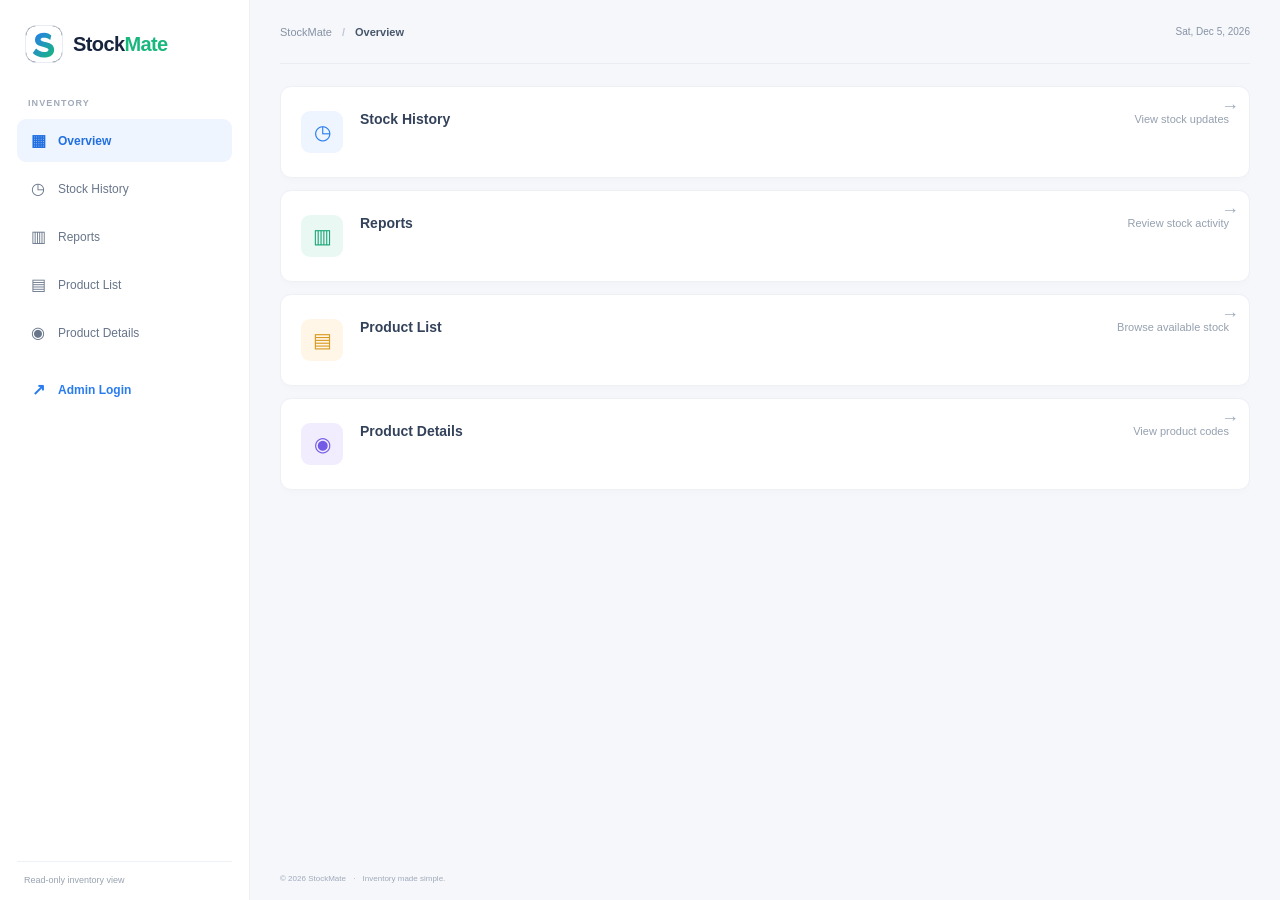
<file: user.html>
<!DOCTYPE html>
<html lang="en">
<head>
  <meta charset="UTF-8"><meta name="viewport" content="width=device-width, initial-scale=1.0"><meta name="theme-color" content="#f5f7fb">
  <title>StockMate | User Portal</title>
    <link rel="icon" href="favicon.svg" type="image/svg+xml"><link rel="stylesheet" href="user.css?v=7">
</head>
<body>
  <div class="user-shell">
    <aside class="user-sidebar">
      <a class="user-brand" href="#user-overview"><img class="user-logo-image" src="favicon.svg" alt="StockMate logo"><strong>Stock<span>Mate</span></strong></a>
      <div class="user-nav-label">INVENTORY</div>
      <nav class="user-nav" aria-label="User navigation">
        <a class="active" href="#user-overview"><i>▦</i>Overview</a>
        <a href="#user-history"><i>◷</i>Stock History</a>
        <a href="#user-reports"><i>▥</i>Reports</a>
        <a href="#user-products"><i>▤</i>Product List</a>
        <a href="#user-details"><i>◉</i>Product Details</a>
        <a class="login-link" href="index.html"><i>↗</i>Admin Login</a>
      </nav>
      <div class="user-sidebar-foot">Read-only inventory view</div>
    </aside>
    <main class="user-main">
      <header class="user-topbar"><div class="user-crumb"><button id="userMenu" type="button" aria-label="Open menu">☰</button><span>StockMate</span><b>/</b><strong id="userPageName">Overview</strong></div><time id="userToday"></time></header>
      <section class="user-page active" id="user-overview">
        <div class="user-shortcuts">
          <a href="#user-history"><i class="history-icon">◷</i><strong>Stock History</strong><span>View stock updates</span><b>→</b></a>
          <a href="#user-reports"><i class="reports-icon">▥</i><strong>Reports</strong><span>Review stock activity</span><b>→</b></a>
          <a href="#user-products"><i class="products-icon">▤</i><strong>Product List</strong><span>Browse available stock</span><b>→</b></a>
          <a href="#user-details"><i class="details-icon">◉</i><strong>Product Details</strong><span>View product codes</span><b>→</b></a>
        </div>
      </section>
      <section class="user-page" id="user-history">
        <div class="user-title"><div><small>AUDIT TRAIL</small><h1>Stock History</h1><p>Recent stock additions and sales.</p></div></div>
        <article class="user-card user-table-card"><div class="user-toolbar"><label class="date-filter"><span>History Date</span><input id="historyDate" type="date"></label><button id="clearHistoryDate" class="user-secondary" type="button">Today</button></div><div class="user-table-scroll"><table><thead><tr><th>DATE &amp; TIME</th><th>PRODUCT</th><th>ACTIVITY</th><th>CHANGE</th><th>STOCK AFTER</th><th>INVOICE NUMBER</th></tr></thead><tbody id="historyRows"></tbody></table><div class="user-empty" id="historyEmpty" hidden>No stock history found.</div></div><footer class="user-table-foot" id="historyCount"></footer></article>
      </section>
      <section class="user-page" id="user-reports">
        <div class="user-title"><div><small>INVENTORY INSIGHTS</small><h1>Reports</h1><p>Stock movement and availability for a selected period.</p></div><label class="user-select-label">Report period<select id="reportPeriod"><option value="7days">Last 7 days</option><option value="30days">Last 30 days</option><option value="month">This month</option></select></label></div>
        <div class="user-metrics" id="reportMetrics"></div>
        <div class="user-report-grid"><article class="user-card movement-card"><div class="user-card-head"><div><h2>Stock Movement</h2><p>Units received and sold by day</p></div><div class="user-legend"><span><i class="received-dot"></i>Received</span><span><i class="sold-dot"></i>Sold</span></div></div><div class="user-chart" id="movementChart"></div><div class="user-empty" id="movementEmpty" hidden>No stock movement in this period.</div></article><article class="user-card stock-status-card"><div class="user-card-head"><div><h2>Stock Status</h2><p>Current product availability</p></div></div><div class="status-total"><strong id="statusTotal">0</strong><span>products tracked</span></div><div class="status-bar"><i id="statusIn"></i><i id="statusLow"></i><i id="statusOut"></i></div><div class="status-list"><div><i class="received-dot"></i><span>In stock</span><strong id="statusInCount">0</strong></div><div><i class="low-dot"></i><span>Low stock</span><strong id="statusLowCount">0</strong></div><div><i class="out-dot"></i><span>Out of stock</span><strong id="statusOutCount">0</strong></div></div></article></div>
        <div class="user-monthly-insights"><div class="user-card top-products-card"><div class="user-card-head"><div><h2>Top Selling Products</h2><p>Most and least units sold in <span id="salesMonthLabel"></span></p></div><label class="date-filter month-filter"><span>Month</span><input id="salesMonth" type="month"></label></div><div class="top-products" id="topProducts"></div><div class="user-empty" id="topProductsEmpty" hidden>No record found for this month.</div></div><div class="user-card selected-product-card"><div class="user-card-head"><div><h2>Product Details</h2><p>Monthly movement for the selected product</p></div><label class="date-filter month-filter"><span>Month</span><input id="userProductMonth" type="month" aria-label="Filter product details by month"></label></div><div class="user-product-picker"><label class="user-sr-only" for="userProductSearch">Search product</label><input id="userProductSearch" type="search" placeholder="Search product name or code" autocomplete="off" aria-label="Search product name or code"><div id="userProductOptions" class="user-product-options" role="listbox" hidden></div></div><div class="user-selected-metrics" id="userSelectedMetrics"><div><span>Sold this month</span><strong id="userSelectedSold">—</strong></div><div><span>Received this month</span><strong id="userSelectedReceived">—</strong></div><div><span>Available now</span><strong id="userSelectedAvailable">—</strong></div></div><div class="user-selected-empty" id="userSelectedNoResult" hidden>No result found.</div></div></div>
      </section>
      <section class="user-page" id="user-products">
        <div class="user-title"><div><small>CATALOG</small><h1>Product List</h1><p>Browse product information and available quantities.</p></div></div>
        <article class="user-card user-table-card"><div class="user-toolbar"><label class="user-search"><span>⌕</span><input id="productSearch" type="search" placeholder="Search by product name or code" aria-label="Search products"></label><span class="result-count" id="productCount"></span></div><div class="user-table-scroll"><table><thead><tr><th>PRODUCT NAME</th><th>PRODUCT CODE</th><th>AVAILABLE STOCK</th><th>UNIT</th><th>STATUS</th></tr></thead><tbody id="productRows"></tbody></table><div class="user-empty" id="productsEmpty" hidden>No products found.</div></div></article>
      </section>
      <section class="user-page" id="user-details">
        <div class="user-title"><div><small>PRODUCT CATALOG</small><h1>Product Details</h1><p>Product names, codes and HSN codes.</p></div></div>
        <article class="user-card user-table-card"><div class="user-toolbar"><label class="user-search"><span>⌕</span><input id="detailsSearch" type="search" placeholder="Search by product name, code or HSN code" aria-label="Search product details"></label><span class="result-count" id="detailsCount"></span></div><div class="user-table-scroll"><table><thead><tr><th>PRODUCT NAME</th><th>PRODUCT CODE</th><th>HSN CODE</th></tr></thead><tbody id="detailsRows"></tbody></table><div class="user-empty" id="detailsEmpty" hidden>No product details found.</div></div></article>
      </section>
      <footer class="user-footer">© 2026 StockMate <span>·</span> Inventory made simple.</footer>
    </main>
  </div>
  <script src="user.js?v=4"></script>
</body>
</html>
</file>
<file: user.css>
:root{--bg:#f5f7fb;--ink:#1c2a43;--muted:#8490a3;--line:#e9edf3;--blue:#287cf0;--green:#18b77c}*{box-sizing:border-box}body{margin:0;background:var(--bg);font-family:Inter,Arial,sans-serif;color:var(--ink);font-size:13px}.user-shell{height:100vh;height:100dvh;overflow:hidden}.user-sidebar{position:fixed;inset:0 auto 0 0;width:250px;background:#fff;border-right:1px solid #edf0f4;padding:25px 17px 15px;display:flex;flex-direction:column;z-index:20}.user-brand{display:flex;align-items:center;gap:10px;padding:0 8px 35px;text-decoration:none}.user-brand>span{width:38px;height:38px;border-radius:11px;display:grid;place-items:center;background:linear-gradient(135deg,#287cf0,#18b77c);color:#fff;font-size:22px;font-weight:800}.user-brand strong{color:#17243d;font-size:20px;letter-spacing:-.6px}.user-brand strong span{color:#18b77c}.user-nav-label{padding:0 11px;margin-bottom:11px;color:#a1aaba;font-size:9px;font-weight:800;letter-spacing:1.1px}.user-nav{display:grid;gap:5px}.user-nav a{height:43px;border-radius:9px;padding:0 12px;display:flex;align-items:center;gap:11px;color:#68758a;text-decoration:none;font-size:12px}.user-nav a:hover,.user-nav a.active{background:#eef5ff;color:#216fe0;font-weight:700}.user-nav i{width:18px;text-align:center;font-style:normal;font-size:16px}.user-sidebar-foot{margin-top:auto;border-top:1px solid #edf0f4;padding:13px 7px 0;color:#98a3b1;font-size:9px}.user-main{height:100vh;height:100dvh;margin-left:250px;padding:0 30px 13px;display:flex;flex-direction:column;overflow:hidden}.user-topbar{height:64px;flex:none;border-bottom:1px solid #e9edf3;display:flex;align-items:center;justify-content:space-between;color:#8793a4;font-size:11px}.user-crumb{display:flex;align-items:center;gap:10px}.user-crumb b{color:#c1c9d4}.user-crumb strong{color:#48566c;font-weight:600}.user-crumb button{display:none}.user-topbar time{font-size:10px}.user-page{display:none;flex:1;min-height:0;flex-direction:column;overflow:hidden;padding:22px 0 8px}.user-page.active{display:flex}.user-title{display:flex;flex:none;align-items:flex-end;justify-content:space-between;gap:14px;margin-bottom:15px}.user-title small{display:block;margin-bottom:6px;color:#19a777;font-size:8px;font-weight:800;letter-spacing:1.2px}.user-title h1{margin:0;color:#17243d;font-size:22px;letter-spacing:-.6px}.user-title p{margin:6px 0 0;color:#8490a3;font-size:10px}.live-badge{display:flex;align-items:center;gap:6px;padding:7px 10px;border:1px solid #d8f2e7;border-radius:20px;background:#f0fbf6;color:#218c65;font-size:9px}.live-badge i{width:6px;height:6px;border-radius:50%;background:#18b77c}.user-shortcuts{display:grid;grid-template-columns:repeat(4,minmax(0,1fr));gap:11px;flex:none;margin-bottom:15px}.user-shortcuts>a{position:relative;min-height:93px;display:grid;grid-template-columns:34px 1fr;grid-template-rows:auto auto;align-content:center;align-items:center;column-gap:10px;row-gap:4px;padding:12px;border:1px solid #edf0f5;border-radius:11px;background:#fff;text-decoration:none;box-shadow:0 2px 8px #1b2c4805}.user-shortcuts>a>i{grid-row:1/3;width:32px;height:32px;display:grid;place-items:center;border-radius:9px;background:#eef5ff;color:#287cf0;font-style:normal;font-size:16px}.user-shortcuts>a>.reports-icon{background:#e9f8f2;color:#19a777}.user-shortcuts>a>.products-icon{background:#fff6e7;color:#d89a20}.user-shortcuts>a>.details-icon{background:#f1edff;color:#745be5}.user-shortcuts>a strong{color:#33425a;font-size:10px}.user-shortcuts>a span{color:#95a0af;font-size:8px}.user-shortcuts>a>b{position:absolute;right:10px;top:9px;color:#a1adbc;font-size:11px}.user-card{min-width:0;min-height:0;border:1px solid #edf0f5;border-radius:11px;background:#fff;box-shadow:0 2px 8px #1b2c4805}.user-card-head{display:flex;align-items:center;justify-content:space-between;gap:10px}.user-card-head h2{margin:0;color:#26354d;font-size:12px}.user-card-head p{margin:4px 0 0;color:#929eae;font-size:8px}.user-card-head>a{color:#287cf0;text-decoration:none;font-size:9px}.user-overview-grid{display:grid;grid-template-columns:1fr 1fr;gap:13px;flex:1;min-height:0}.overview-products,.overview-activity{display:flex;flex-direction:column;overflow:hidden;padding:14px}.overview-product-list,.overview-activity-list{display:grid;align-content:start;gap:0;flex:1;min-height:0;margin-top:9px;overflow:auto;scrollbar-width:none}.overview-product-list::-webkit-scrollbar,.overview-activity-list::-webkit-scrollbar{display:none}.overview-product,.activity-row{display:flex;align-items:center;justify-content:space-between;gap:10px;padding:10px 2px;border-bottom:1px solid #f0f2f6}.overview-product>div,.activity-row>div{display:grid;gap:3px;min-width:0}.overview-product strong,.activity-row strong{overflow:hidden;color:#394860;font-size:9px;text-overflow:ellipsis;white-space:nowrap}.overview-product small,.activity-row small{color:#9aa4b2;font-size:8px}.overview-product>b{flex:none;color:#218c65;font-size:11px}.overview-product>b small{color:#9aa4b2;font-size:8px;font-weight:400}.activity-row>span{width:24px;height:24px;flex:none;display:grid;place-items:center;border-radius:7px;background:#eff6ff;color:#287cf0}.activity-row>time{flex:none;color:#a1aaba;font-size:8px}.user-table-card{display:flex;flex:1;min-height:0;flex-direction:column;overflow:hidden}.user-toolbar{display:flex;flex:none;align-items:center;gap:10px;padding:11px 14px;border-bottom:1px solid #edf0f5}.user-search{width:min(100%,440px);height:35px;display:flex;align-items:center;gap:8px;padding:0 10px;border:1px solid #e4eaf2;border-radius:8px;background:#fff;color:#98a4b4}.user-search>span{font-size:17px}.user-search input{width:100%;min-width:0;border:0;outline:0;background:transparent;color:#394860;font-size:10px}.result-count{margin-left:auto;color:#98a3b1;font-size:9px}.user-table-scroll{position:relative;flex:1;min-height:0;overflow:auto;overscroll-behavior:contain;touch-action:pan-x pan-y;scrollbar-width:none;-ms-overflow-style:none}.user-table-scroll::-webkit-scrollbar{display:none;width:0;height:0}.user-table-scroll table{width:100%;min-width:760px;border-collapse:collapse}.user-table-scroll th{position:sticky;top:0;z-index:2;background:#fafbfd;color:#95a1b1;text-align:left;font-size:8px;font-weight:700;letter-spacing:.4px;padding:12px 15px;border-bottom:1px solid #edf0f5}.user-table-scroll td{padding:12px 15px;border-bottom:1px solid #f0f2f6;color:#65738a;font-size:9px;white-space:nowrap}.user-table-scroll td strong{color:#34435a;font-weight:600}.user-table-scroll td small{display:block;margin-top:3px;color:#9aa4b2;font-size:8px}.status-pill{padding:4px 7px;border-radius:12px;font-size:8px}.status-pill.in-stock{color:#17865c;background:#eaf8f1}.status-pill.low-stock{color:#a67a23;background:#fff7e6}.status-pill.out-of-stock{color:#c6695f;background:#fff0ef}.user-toolbar:has(.date-filter){gap:8px}.date-filter{display:flex;align-items:center;gap:8px;color:#66758a;font-size:9px}.date-filter input{height:32px;border:1px solid #e5eaf1;border-radius:7px;padding:0 8px;background:#fff;color:#34435a;font-size:9px}.user-secondary{height:32px;padding:0 9px;border:1px solid #e6ebf2;border-radius:7px;background:#fff;color:#65738a;font-size:9px}.user-table-foot{flex:none;padding:9px 14px;border-top:1px solid #f0f2f6;color:#9aa4b2;font-size:8px}.user-empty{padding:20px;color:#98a3b1;text-align:center;font-size:9px}.user-empty[hidden]{display:none}.user-footer{flex:none;padding:4px 0;color:#a1aaba;font-size:8px}.user-footer span{margin:0 5px}.user-select-label{display:grid;gap:4px;color:#8b97a8;font-size:8px}.user-select-label select{height:32px;min-width:130px;border:1px solid #e4eaf2;border-radius:7px;background:#fff;padding:0 8px;color:#34435a;font-size:9px}.user-metrics{display:grid;grid-template-columns:repeat(4,minmax(0,1fr));gap:10px;flex:none;margin-bottom:12px}.user-metric{padding:12px;border:1px solid #edf0f5;border-radius:10px;background:#fff}.user-metric>div{display:flex;align-items:center;justify-content:space-between;color:#7d899b;font-size:9px}.user-metric i{width:24px;height:24px;display:grid;place-items:center;border-radius:7px;background:#edf4ff;color:#287cf0;font-size:13px;font-style:normal}.user-metric:nth-child(2) i{background:#e8f9f1;color:#15a973}.user-metric:nth-child(3) i{background:#fff6e7;color:#d89a20}.user-metric:nth-child(4) i{background:#f1edff;color:#745be5}.user-metric>strong{display:block;margin-top:7px;color:#1c2a43;font-size:19px}.user-metric>strong small{margin-left:4px;color:#98a2b0;font-size:8px;font-weight:500}.user-metric p{margin:4px 0 0;color:#a0a9b6;font-size:7px}.user-report-grid{display:grid;grid-template-columns:1.4fr .8fr;gap:11px;flex:none;height:235px}.movement-card,.stock-status-card{padding:13px;overflow:hidden}.user-legend{display:flex;gap:10px;color:#8490a3;font-size:8px}.user-legend span{display:flex;align-items:center;gap:4px}.user-legend i,.status-list i{width:7px;height:7px;border-radius:50%;background:#287cf0}.user-legend .sold-dot{background:#18b77c}.user-chart{display:flex;align-items:stretch;gap:3px;height:170px;margin-top:10px;border-bottom:1px solid #edf0f5;overflow:hidden}.chart-day{display:flex;flex:1;min-width:0;flex-direction:column;align-items:center;justify-content:flex-end;gap:4px;color:#98a3b1}.chart-day>div{display:flex;height:145px;align-items:flex-end;justify-content:center;gap:2px;width:100%}.chart-day i{display:block;width:min(40%,10px);height:var(--h);border-radius:3px 3px 0 0;background:linear-gradient(#64a2f5,#d9e9ff)}.chart-day .sold-bar{background:linear-gradient(#35c996,#d7f4e8)}.chart-day small{height:10px;font-size:6px}.status-total{display:flex;align-items:baseline;gap:7px;margin:14px 0 9px}.status-total strong{color:#1c2a43;font-size:24px}.status-total span{color:#929eae;font-size:8px}.status-bar{display:flex;height:8px;border-radius:8px;overflow:hidden;background:#edf1f6}.status-bar i{width:0;background:#18b77c}.status-bar #statusLow{background:#efad37}.status-bar #statusOut{background:#e5756b}.status-list{display:grid;gap:9px;margin-top:14px}.status-list>div{display:grid;grid-template-columns:8px 1fr auto;align-items:center;gap:7px;color:#7f8b9d;font-size:8px}.status-list .received-dot{background:#18b77c}.status-list .low-dot{background:#efad37}.status-list .out-dot{background:#e5756b}.status-list strong{color:#34435a;font-size:8px}.top-products-card{display:flex;flex-direction:column;gap:10px;flex:none;margin-top:11px;padding:12px}.month-filter{display:grid;gap:4px;justify-items:end}.month-filter input{height:30px;width:140px}.top-products{display:grid;grid-template-columns:1fr 1fr;gap:10px}.rank-card{display:grid;gap:5px;padding:10px;border:1px solid #e8edf4;border-radius:9px;background:#fbfdff}.rank-card.least{background:#fffbf2}.rank-card>span{color:#15976d;font-size:7px;font-weight:800;letter-spacing:.7px}.rank-card.least>span{color:#c48a1c}.rank-card>strong{overflow:hidden;color:#26354d;font-size:10px;text-overflow:ellipsis;white-space:nowrap}.rank-card>small{color:#96a1b0;font-size:8px}.rank-card>b{color:#15976d;font-size:15px}.rank-card.least>b{color:#c48a1c}.top-products[hidden]{display:none!important}.user-report-grid .user-empty{position:absolute;inset:50% 0 auto;transform:translateY(-50%)}.user-report-grid .movement-card{position:relative}.user-page#user-reports{overflow:auto;scrollbar-width:none}.user-page#user-reports::-webkit-scrollbar{display:none}.user-page#user-overview{padding-top:22px}.user-side-link{display:block;margin:10px 0;color:#287cf0;text-align:center;text-decoration:none;font-size:10px;font-weight:600}.user-side-link:hover{text-decoration:underline}
@media(max-width:1100px){.user-main{padding-left:20px;padding-right:20px}.user-shortcuts{gap:7px}.user-shortcuts>a{padding:9px;column-gap:7px}.user-shortcuts>a strong{font-size:9px}}
@media(max-width:760px){.user-sidebar{transform:translateX(-100%);transition:transform .2s ease;box-shadow:none}.user-sidebar.open{transform:translateX(0);box-shadow:8px 0 24px #1b2c4820}.user-main{margin:0;padding:0 12px 8px}.user-topbar{height:54px}.user-crumb button{display:block;width:31px;height:31px;border:1px solid #e6ebf2;border-radius:8px;background:#fff;color:#56647a}.user-page{padding-top:13px}.user-title{align-items:flex-start;margin-bottom:10px}.user-title h1{font-size:18px}.user-title p{font-size:9px}.user-shortcuts{grid-template-columns:repeat(2,minmax(0,1fr));gap:7px;margin-bottom:9px}.user-shortcuts>a{min-height:68px;padding:8px;grid-template-columns:28px 1fr;column-gap:7px}.user-shortcuts>a>i{width:27px;height:27px;font-size:13px}.user-shortcuts>a strong{font-size:8px}.user-shortcuts>a span{font-size:7px}.user-overview-grid{grid-template-columns:1fr;grid-template-rows:1fr 1fr;gap:8px}.overview-products,.overview-activity{padding:10px}.overview-product,.activity-row{padding:7px 1px}.user-toolbar{padding:8px;gap:6px}.user-search{height:32px}.date-filter{gap:5px;font-size:8px}.date-filter input{width:130px;height:30px;font-size:8px}.user-secondary{height:30px;padding:0 7px;font-size:8px}.user-table-scroll table{min-width:690px}.user-table-scroll th,.user-table-scroll td{padding:10px;font-size:8px}.user-metrics{grid-template-columns:repeat(2,minmax(0,1fr));gap:6px;margin-bottom:8px}.user-metric{padding:8px}.user-metric>strong{font-size:17px}.user-report-grid{grid-template-columns:1fr;grid-template-rows:210px 170px;height:auto;gap:8px}.movement-card{min-height:210px}.user-chart{height:155px}.chart-day>div{height:130px}.top-products-card{padding:10px;margin-top:8px}.month-filter input{width:120px}.rank-card{padding:8px}.rank-card>strong{font-size:8px}.rank-card>b{font-size:13px}.user-page#user-reports{overflow-y:auto}.user-title .user-select-label{font-size:7px}.user-select-label select{min-width:108px;height:30px;font-size:8px}.user-page#user-history,.user-page#user-products,.user-page#user-details{overflow:hidden}.user-table-card{min-height:0}.user-footer{font-size:7px}}
/* User Reports monthly insights mirror the admin cards. */
.user-monthly-insights{display:grid;grid-template-columns:repeat(2,minmax(0,1fr));gap:11px;flex:none;margin-top:11px;align-items:stretch}
.user-monthly-insights>.top-products-card,.user-monthly-insights>.selected-product-card{height:245px;min-height:245px;margin:0;padding:14px;position:relative}
.user-monthly-insights .user-card-head h2{font-size:13px}
.user-monthly-insights .user-card-head p{font-size:9px}
.user-monthly-insights .month-filter input{width:140px;height:32px}
.user-monthly-insights .top-products{flex:1;min-height:0;align-items:stretch}
.user-monthly-insights .rank-card{align-content:center;gap:7px;padding:13px}
.user-monthly-insights .rank-card>span{font-size:8px}.user-monthly-insights .rank-card>strong{font-size:12px}.user-monthly-insights .rank-card>b{font-size:21px}
.selected-product-card{display:flex;flex-direction:column;gap:10px;overflow:visible!important;z-index:2}
.user-product-picker{position:relative;z-index:15;flex:none;width:100%}
.user-sr-only{position:absolute;width:1px;height:1px;padding:0;margin:-1px;overflow:hidden;clip:rect(0,0,0,0);white-space:nowrap;border:0}
.user-product-picker>input{width:100%;height:37px;border:1px solid #e3e9f1;border-radius:8px;background:#fff;padding:0 10px;color:#34435a;font-size:10px;outline:none}
.user-product-picker>input:focus{border-color:#9abdf1;box-shadow:0 0 0 3px #287cf014}
.user-product-options{position:absolute;top:calc(100% + 4px);left:0;right:0;z-index:30;max-height:180px;overflow:auto;border:1px solid #e4eaf2;border-radius:9px;background:#fff;box-shadow:0 10px 26px #1b2c4820;scrollbar-width:none}
.user-product-options::-webkit-scrollbar{display:none}
.user-product-options[hidden]{display:none!important}
.user-product-option{display:grid;width:100%;min-height:38px;gap:3px;border:0;border-bottom:1px solid #f0f2f6;background:#fff;padding:6px 10px;text-align:left}
.user-product-option:hover{background:#f2f7ff}.user-product-option strong{overflow:hidden;color:#34435a;font-size:9px;text-overflow:ellipsis;white-space:nowrap}.user-product-option small{color:#96a1b0;font-size:8px}
.user-selected-metrics{display:grid;grid-template-columns:repeat(3,minmax(0,1fr));gap:8px;flex:0 0 86px;min-height:86px}
.user-selected-metrics>div{display:grid;grid-template-rows:28px auto;align-content:center;gap:8px;min-width:0;padding:10px;border:1px solid #e9eef5;border-radius:11px;background:linear-gradient(180deg,#fff,#f8faff)}
.user-selected-metrics>div:before{content:"↗";display:grid;place-items:center;width:27px;height:27px;border-radius:9px;background:#edf4ff;color:#287cf0;font-size:14px;font-weight:700}
.user-selected-metrics>div:nth-child(2):before{content:"＋";background:#e8f9f1;color:#15a973}.user-selected-metrics>div:nth-child(3):before{content:"▦";background:#f1edff;color:#745be5}
.user-selected-metrics span{color:#7e8b9d;font-size:9px;font-weight:600;line-height:1.3}.user-selected-metrics strong{overflow-wrap:anywhere;color:#1c2a43;font-size:16px;line-height:1.2}
.user-selected-empty{flex:none;width:100%;padding:8px 2px;color:#98a3b1;font-size:10px;line-height:1.4}
@media(max-width:760px){.user-monthly-insights{display:flex;flex-direction:column;gap:8px;margin-top:8px}.user-monthly-insights>.top-products-card,.user-monthly-insights>.selected-product-card{height:245px;min-height:245px;flex:none;padding:11px}.user-monthly-insights .month-filter input{width:122px;height:30px}.user-monthly-insights .rank-card{padding:9px;gap:6px}.user-monthly-insights .rank-card>strong{font-size:10px}.user-monthly-insights .rank-card>b{font-size:17px}.user-selected-metrics{gap:6px}.user-selected-metrics>div{grid-template-rows:25px auto;gap:6px;padding:8px}.user-selected-metrics>div:before{width:24px;height:24px;font-size:12px}.user-selected-metrics span{font-size:8px}.user-selected-metrics strong{font-size:13px}}
.user-page#user-overview .user-shortcuts{grid-template-columns:minmax(0,1fr);grid-auto-rows:minmax(68px,auto);gap:10px;margin-bottom:0}
.user-page#user-overview .user-shortcuts>a{width:100%;min-height:68px}
.user-page#user-overview .user-shortcuts{gap:12px}
.user-page#user-overview .user-shortcuts>a{min-height:92px;padding:16px 20px;grid-template-columns:44px minmax(0,1fr) auto;column-gap:15px}
.user-page#user-overview .user-shortcuts>a>i{width:42px;height:42px;font-size:20px}
.user-page#user-overview .user-shortcuts>a strong{font-size:14px}
.user-page#user-overview .user-shortcuts>a span{font-size:11px}
.user-page#user-overview .user-shortcuts>a>b{font-size:18px}
@media(max-width:760px){.user-page#user-overview .user-shortcuts>a{min-height:84px;padding:12px 14px;grid-template-columns:38px minmax(0,1fr) auto;column-gap:11px}.user-page#user-overview .user-shortcuts>a>i{width:36px;height:36px;font-size:17px}.user-page#user-overview .user-shortcuts>a strong{font-size:12px}.user-page#user-overview .user-shortcuts>a span{font-size:9px}.user-page#user-overview .user-shortcuts>a>b{font-size:16px}}.user-page#user-overview .user-shortcuts>a{transition:transform .18s ease,box-shadow .18s ease,border-color .18s ease,background-color .18s ease}
.user-page#user-overview .user-shortcuts>a:hover{transform:translateY(-3px);border-color:#c8ddfb;background:#fff;box-shadow:0 9px 22px #287cf01a}
.user-page#user-overview .user-shortcuts>a:hover>i{transform:scale(1.08)}
.user-page#user-overview .user-shortcuts>a>i{transition:transform .18s ease}
.user-page#user-overview .user-shortcuts>a:focus-visible{outline:3px solid #287cf055;outline-offset:2px}
.user-nav .login-link{margin-top:9px;color:#287cf0;font-weight:700}
.user-logo-image{flex:none;width:38px;height:38px;object-fit:cover;object-position:center;border-radius:11px;background:#07162e;border:1px solid #e8edf5}
</file>
